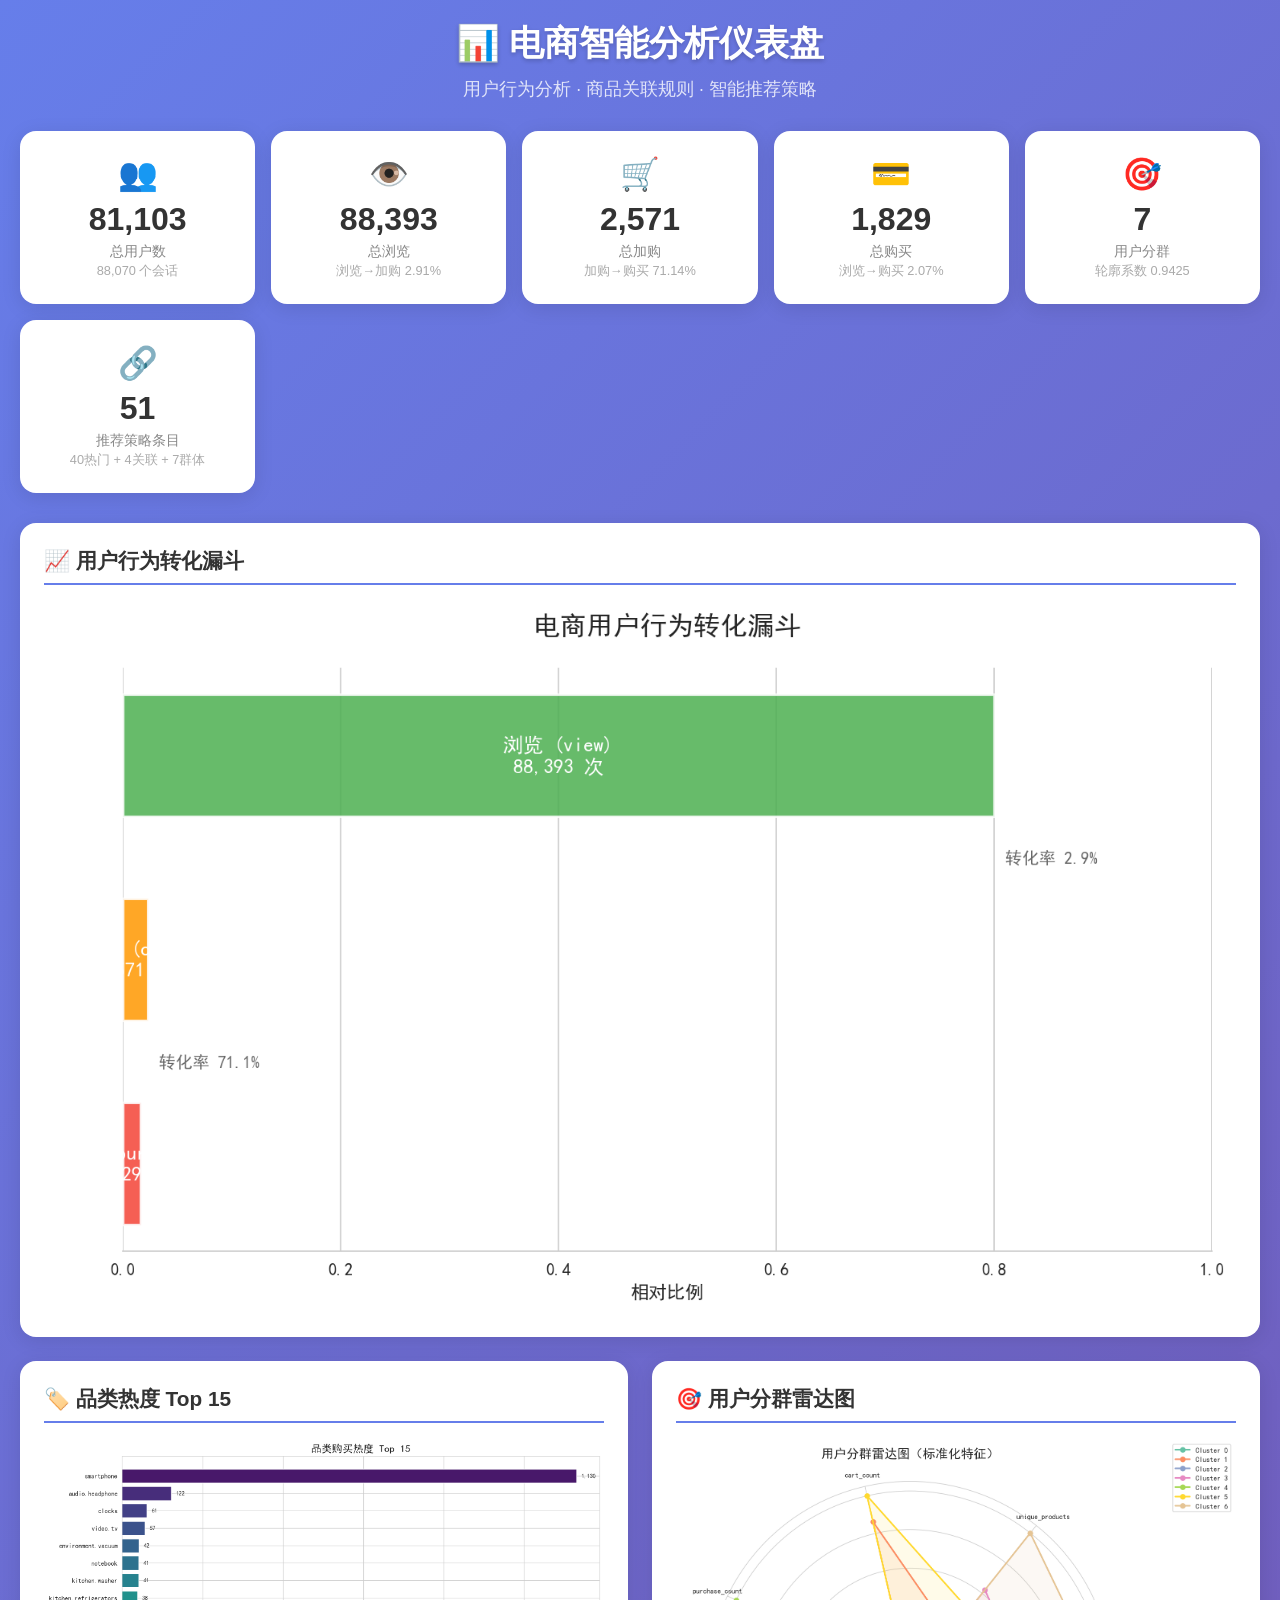
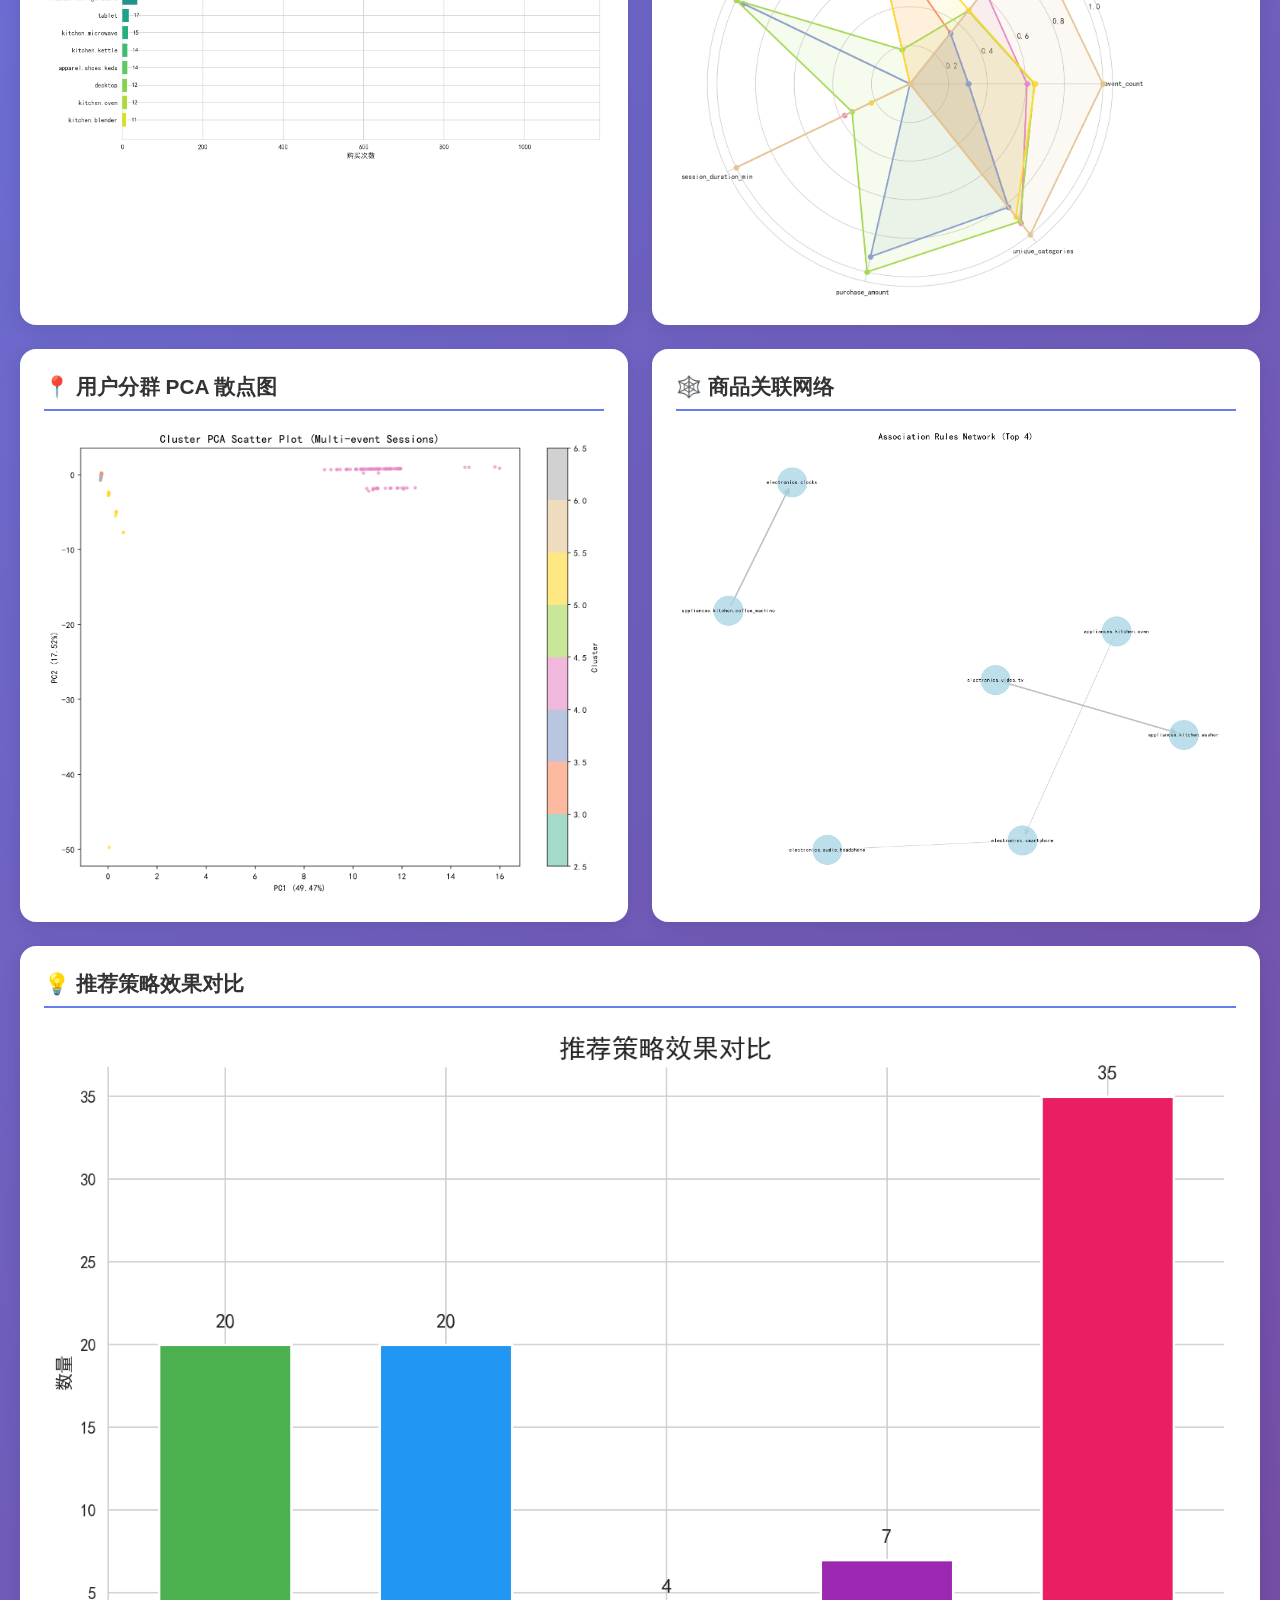
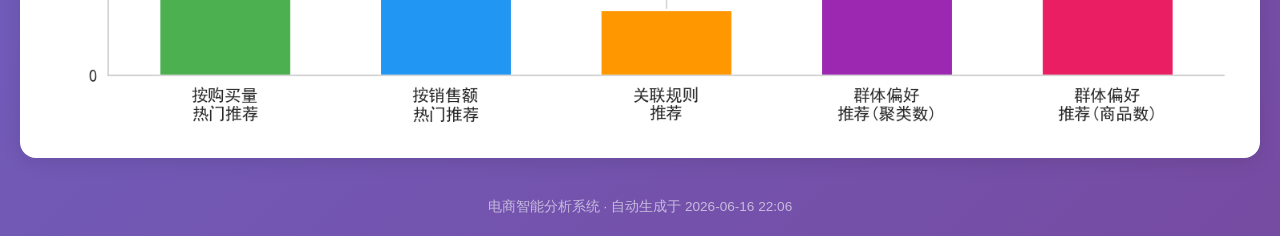
<file: result/dashboard.html>
<!DOCTYPE html>
<html lang="zh-CN">
<head>
<meta charset="UTF-8">
<meta name="viewport" content="width=device-width, initial-scale=1.0">
<title>电商数据分析仪表盘</title>
<style>
  * { margin: 0; padding: 0; box-sizing: border-box; }
  body {
    font-family: -apple-system, BlinkMacSystemFont, "Segoe UI", "Microsoft YaHei", sans-serif;
    background: linear-gradient(135deg, #667eea 0%, #764ba2 100%);
    min-height: 100vh;
    padding: 20px;
  }
  .container { max-width: 1400px; margin: 0 auto; }
  h1 {
    text-align: center; color: white; font-size: 2.2em;
    margin-bottom: 10px; text-shadow: 0 2px 4px rgba(0,0,0,0.2);
  }
  .subtitle { text-align: center; color: rgba(255,255,255,0.8); margin-bottom: 30px; font-size: 1.1em; }

  /* 指标卡片 */
  .kpi-grid {
    display: grid; grid-template-columns: repeat(auto-fit, minmax(220px, 1fr));
    gap: 16px; margin-bottom: 30px;
  }
  .kpi-card {
    background: white; border-radius: 16px; padding: 24px;
    box-shadow: 0 4px 20px rgba(0,0,0,0.1); text-align: center;
    transition: transform 0.2s;
  }
  .kpi-card:hover { transform: translateY(-4px); }
  .kpi-icon { font-size: 2em; margin-bottom: 8px; }
  .kpi-value { font-size: 2em; font-weight: 700; color: #333; }
  .kpi-label { font-size: 0.9em; color: #888; margin-top: 4px; }
  .kpi-sub { font-size: 0.8em; color: #aaa; margin-top: 2px; }

  /* 图表区 */
  .chart-section {
    background: white; border-radius: 16px; padding: 24px;
    margin-bottom: 24px; box-shadow: 0 4px 20px rgba(0,0,0,0.1);
  }
  .chart-section h2 {
    font-size: 1.3em; color: #333; margin-bottom: 16px;
    padding-bottom: 8px; border-bottom: 2px solid #667eea;
  }
  .chart-section img {
    width: 100%; border-radius: 8px; display: block;
  }

  .two-col {
    display: grid; grid-template-columns: 1fr 1fr; gap: 24px;
  }

  .footer {
    text-align: center; color: rgba(255,255,255,0.6);
    margin-top: 40px; font-size: 0.85em;
  }

  @media (max-width: 768px) {
    .two-col { grid-template-columns: 1fr; }
    .kpi-grid { grid-template-columns: repeat(2, 1fr); }
  }
</style>
</head>
<body>
<div class="container">
  <h1>📊 电商智能分析仪表盘</h1>
  <p class="subtitle">用户行为分析 · 商品关联规则 · 智能推荐策略</p>

  <div class="kpi-grid">
    <div class="kpi-card">
      <div class="kpi-icon">👥</div>
      <div class="kpi-value">81,103</div>
      <div class="kpi-label">总用户数</div>
      <div class="kpi-sub">88,070 个会话</div>
    </div>
    <div class="kpi-card">
      <div class="kpi-icon">👁️</div>
      <div class="kpi-value">88,393</div>
      <div class="kpi-label">总浏览</div>
      <div class="kpi-sub">浏览→加购 2.91%</div>
    </div>
    <div class="kpi-card">
      <div class="kpi-icon">🛒</div>
      <div class="kpi-value">2,571</div>
      <div class="kpi-label">总加购</div>
      <div class="kpi-sub">加购→购买 71.14%</div>
    </div>
    <div class="kpi-card">
      <div class="kpi-icon">💳</div>
      <div class="kpi-value">1,829</div>
      <div class="kpi-label">总购买</div>
      <div class="kpi-sub">浏览→购买 2.07%</div>
    </div>
    <div class="kpi-card">
      <div class="kpi-icon">🎯</div>
      <div class="kpi-value">7</div>
      <div class="kpi-label">用户分群</div>
      <div class="kpi-sub">轮廓系数 0.9425</div>
    </div>
    <div class="kpi-card">
      <div class="kpi-icon">🔗</div>
      <div class="kpi-value">51</div>
      <div class="kpi-label">推荐策略条目</div>
      <div class="kpi-sub">40热门 + 4关联 + 7群体</div>
    </div>
  </div>

  <div class="chart-section">
    <h2>📈 用户行为转化漏斗</h2>
    <img src="figures/step4_funnel.png" alt="行为转化漏斗" onerror="this.parentElement.innerHTML='<p style=color:#999>图表待生成：请运行 step4_visualization.py</p>'">
  </div>

  <div class="two-col">
    <div class="chart-section">
      <h2>🏷️ 品类热度 Top 15</h2>
      <img src="figures/step4_category_ranking.png" alt="品类热度" onerror="this.style.display='none'">
    </div>
    <div class="chart-section">
      <h2>🎯 用户分群雷达图</h2>
      <img src="figures/step4_cluster_radar.png" alt="雷达图" onerror="this.style.display='none'">
    </div>
  </div>

  <div class="two-col">
    <div class="chart-section">
      <h2>📍 用户分群 PCA 散点图</h2>
      <img src="figures/cluster_pca.png" alt="PCA 散点" onerror="this.style.display='none'">
    </div>
    <div class="chart-section">
      <h2>🕸️ 商品关联网络</h2>
      <img src="figures/association_network.png" alt="关联网络" onerror="this.style.display='none'">
    </div>
  </div>

  <div class="chart-section">
    <h2>💡 推荐策略效果对比</h2>
    <img src="figures/step4_recommendation_comparison.png" alt="推荐对比" onerror="this.parentElement.innerHTML='<p style=color:#999>图表待生成</p>'">
  </div>

  <div class="footer">
    <p>电商智能分析系统 · 自动生成于 2026-06-16 22:06</p>
  </div>
</div>
</body>
</html>
</file>
